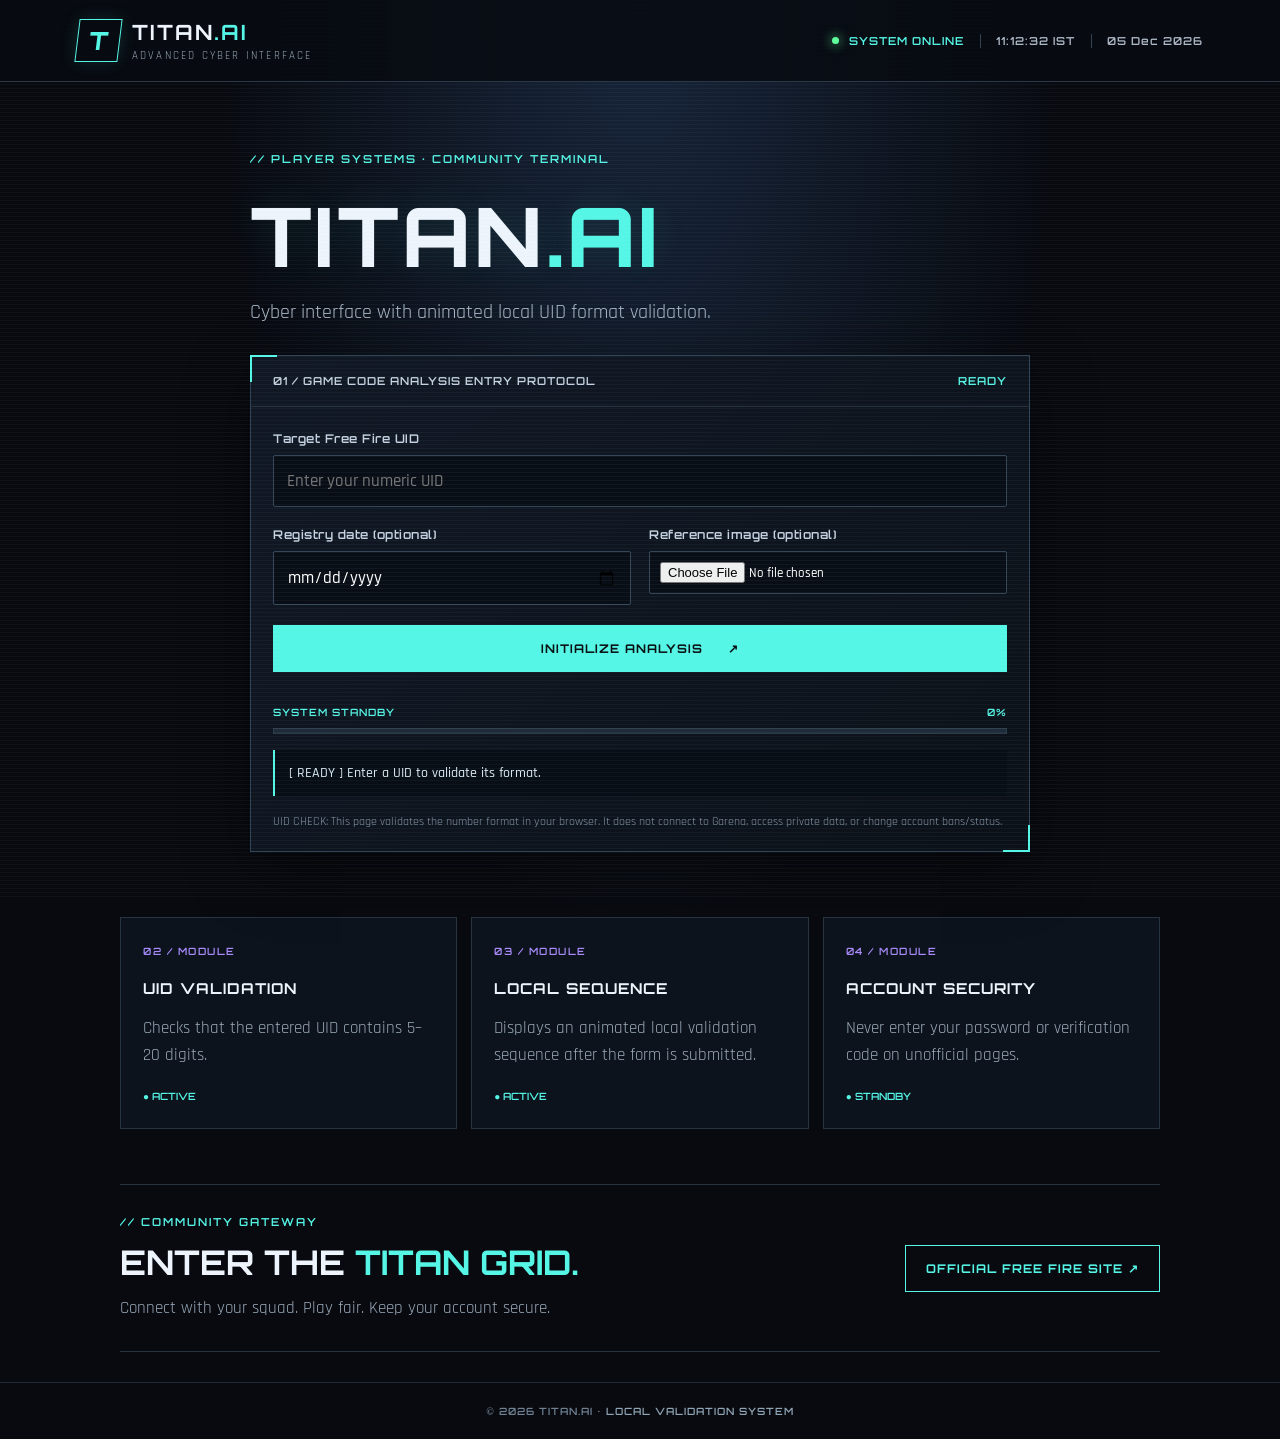
<file: index.html>
<!doctype html>
<html lang="en">
<head>
  <meta charset="utf-8"><meta name="viewport" content="width=device-width, initial-scale=1">
  <meta name="theme-color" content="#080a10"><meta name="description" content="TITAN.AI cyber gaming interface">
  <title>TITAN UNBAN SYSTEM ACTIVATED — Cyber Interface</title><style>
@import url('https://fonts.googleapis.com/css2?family=Orbitron:wght@400;500;600;700;800&family=Rajdhani:wght@400;500;600;700&display=swap');
:root{--bg:#080a10;--panel:#10151f;--line:#273442;--cyan:#56f6e6;--purple:#a78bfa;--text:#edf4fb;--muted:#9aa9b8}*{box-sizing:border-box}html{scroll-behavior:smooth}body{margin:0;background:radial-gradient(ellipse at 50% 0%,#17253a 0,transparent 46%),var(--bg);color:var(--text);font-family:'Rajdhani',sans-serif;min-height:100vh}.scanlines{position:fixed;inset:0;pointer-events:none;z-index:3;opacity:.09;background:repeating-linear-gradient(0deg,transparent 0 3px,#a9dfff 4px)}.topbar{height:82px;padding:0 clamp(18px,6vw,88px);border-bottom:1px solid #293746;display:flex;align-items:center;justify-content:space-between;background:#080b11d9;position:relative;z-index:4}.brand{display:flex;gap:12px;align-items:center;color:inherit;text-decoration:none}.logo{display:grid;place-items:center;width:43px;height:43px;border:1px solid var(--cyan);color:var(--cyan);font:800 25px Orbitron;transform:skew(-7deg);box-shadow:0 0 18px #56f6e622}.brand b{display:block;font:700 21px Orbitron;letter-spacing:2px}.brand b span,.hero h1 span,.community h2 span{color:var(--cyan)}.brand small{display:block;font-size:11px;letter-spacing:2.2px;color:var(--muted);margin-top:4px}.system{display:flex;align-items:center;gap:10px;color:var(--cyan);font:600 11px Orbitron;letter-spacing:1px}.system i{width:7px;height:7px;border-radius:50%;background:#60ff9b;box-shadow:0 0 12px #60ff9b}.system time{color:#aeb9c7;border-left:1px solid #344252;padding-left:15px;margin-left:6px}main{width:min(1040px,calc(100% - 36px));margin:auto}.hero{padding:70px 0 45px;max-width:780px;margin:auto}.kicker{font:600 11px Orbitron;letter-spacing:2px;color:var(--cyan)}h1{font:800 clamp(42px,8vw,82px) Orbitron;letter-spacing:3px;margin:18px 0 12px;text-shadow:0 0 36px #56f6e61b}.intro{font-size:20px;color:#aab7c7;margin:0 0 30px}.panel{border:1px solid #314455;background:linear-gradient(135deg,#111925f5,#0c1119f7);box-shadow:0 18px 60px #0007;position:relative}.panel:before,.panel:after{content:"";position:absolute;width:25px;height:25px;border-color:var(--cyan);border-style:solid}.panel:before{top:-1px;left:-1px;border-width:2px 0 0 2px}.panel:after{bottom:-1px;right:-1px;border-width:0 2px 2px 0}.panel-title{padding:18px 22px;border-bottom:1px solid var(--line);display:flex;justify-content:space-between;gap:12px;font:600 11px Orbitron;letter-spacing:1px;color:#c5d3e2}.status{color:var(--cyan)}form{padding:24px 22px 8px}label{display:block;font:600 12px Orbitron;letter-spacing:.5px;color:#c5d3e2;margin:0 0 9px}input{width:100%;border:1px solid #344657;background:#090e16;color:white;border-radius:2px;padding:14px 13px;font:500 17px Rajdhani;outline:none;margin-bottom:20px}input:focus{border-color:var(--cyan);box-shadow:0 0 0 2px #56f6e61b}input[type=file]{font-size:13px;padding:10px}.two{display:grid;grid-template-columns:1fr 1fr;gap:18px}.primary,.secondary{display:inline-flex;align-items:center;justify-content:center;gap:25px;text-decoration:none;cursor:pointer;font:700 12px Orbitron;letter-spacing:1px;padding:15px 20px;border:1px solid var(--cyan);background:var(--cyan);color:#071011;transition:.2s}.primary{width:100%;margin:0 0 16px}.primary:hover,.secondary:hover{box-shadow:0 0 25px #56f6e63b;transform:translateY(-1px)}.progress-wrap{padding:0 22px}.progress-label{display:flex;justify-content:space-between;color:var(--cyan);font:600 10px Orbitron;letter-spacing:1px;margin:10px 0}.track{height:6px;background:#202b39;border:1px solid #2d3c4b}.track div{width:0;height:100%;background:linear-gradient(90deg,var(--purple),var(--cyan));transition:width .35s}.result{margin:16px 22px;padding:14px;background:#080e15;border-left:2px solid var(--cyan);color:#d9e9f4;font:500 14px Rajdhani;min-height:46px}.note{font-size:12px;line-height:1.6;color:#8394a5;padding:0 22px 20px;margin:0}.grid{display:grid;grid-template-columns:repeat(3,1fr);gap:14px;margin:20px 0 55px}.tile{padding:22px;border:1px solid var(--line);background:#0d131d}.tile>span{font:600 10px Orbitron;letter-spacing:1.5px;color:var(--purple)}.tile h2{font:700 15px Orbitron;letter-spacing:1px;margin:18px 0 9px}.tile p,.community p{color:var(--muted);line-height:1.55;font-size:17px}.module-state{font:600 10px Orbitron;color:var(--cyan)}.community{border-top:1px solid var(--line);border-bottom:1px solid var(--line);padding:30px 0;margin-bottom:30px;display:flex;align-items:center;justify-content:space-between;gap:24px}.community h2{font:700 clamp(22px,4vw,34px) Orbitron;margin:12px 0}.community p{margin:0}.secondary{white-space:nowrap;background:transparent;color:var(--cyan)}footer{padding:22px 18px;text-align:center;color:#6f8192;font:600 10px Orbitron;letter-spacing:1px;border-top:1px solid #1d2a38}.foot-status{color:#8fa4b4}@media(max-width:650px){.topbar{height:72px;padding:0 16px}.brand b{font-size:17px}.brand small{font-size:8px;letter-spacing:1px}.system{font-size:9px;gap:6px}.system time{display:none}.hero{padding-top:45px}.two,.grid{grid-template-columns:1fr}.community{align-items:flex-start;flex-direction:column}.secondary{white-space:normal;width:100%}.panel-title{font-size:9px;padding:15px}.intro{font-size:18px}}

/* Full-screen sequence inspired by futuristic security-check interfaces. */
.scan-overlay{position:fixed;inset:0;z-index:20;display:flex;align-items:center;justify-content:center;gap:clamp(28px,7vw,100px);padding:28px;background:radial-gradient(ellipse at 50% 40%,#102d3c 0%,#080c15 45%,#030509 100%);opacity:0;visibility:hidden;pointer-events:none;transition:opacity .35s,visibility .35s;overflow:hidden}
.scan-overlay:before{content:"";position:absolute;inset:0;background:linear-gradient(transparent 49.7%,#59f6e612 50%,transparent 50.3%),linear-gradient(90deg,transparent 49.7%,#59f6e60b 50%,transparent 50.3%);background-size:100% 48px,48px 100%;mask-image:radial-gradient(ellipse at center,#000 5%,transparent 78%)}
.scan-overlay.active{opacity:1;visibility:visible;pointer-events:auto}
.scan-core{position:relative;width:clamp(210px,32vw,350px);aspect-ratio:1;display:grid;place-items:center;flex-shrink:0}
.orbit{position:absolute;border:1px solid #56f6e65c;border-radius:50%;box-shadow:0 0 25px #56f6e614,inset 0 0 24px #56f6e610}
.orbit-one{inset:3%;border-top-color:var(--cyan);border-right-color:#a78bfa;animation:orbit-spin 5s linear infinite}
.orbit-two{inset:13%;border-style:dashed;border-color:#a78bfa8a;animation:orbit-spin 8s linear infinite reverse}
.orbit-three{inset:25%;border-width:2px;border-bottom-color:var(--cyan);animation:orbit-pulse 1.6s ease-in-out infinite}
.core-mark{font:800 clamp(58px,9vw,100px) Orbitron;color:#eafcff;text-shadow:0 0 20px #56f6e6,0 0 60px #56f6e68c;animation:core-breathe 1.8s ease-in-out infinite}
.core-mark span{color:var(--cyan)}.core-caption{position:absolute;bottom:7%;font:600 10px Orbitron;letter-spacing:4px;color:var(--cyan)}
.scan-copy{width:min(440px,100%);position:relative;z-index:1}.scan-copy h2{font:700 clamp(22px,3.5vw,34px) Orbitron;letter-spacing:1px;line-height:1.25;margin:18px 0 10px}.scan-copy p{color:#a9bbca;font-size:17px;line-height:1.5}.scan-meter{height:5px;background:#1a2936;border:1px solid #344755;margin-top:28px}.scan-meter div{height:100%;width:0;background:linear-gradient(90deg,#a78bfa,var(--cyan));box-shadow:0 0 16px #56f6e6;transition:width .12s linear}.scan-numbers{display:flex;justify-content:space-between;margin-top:13px;font:600 11px Orbitron;letter-spacing:1.5px;color:#8da5b5}.scan-numbers b{font-size:18px;color:var(--cyan)}.scan-foot{margin-top:35px!important;font:600 9px Orbitron!important;letter-spacing:1px;color:#70899b!important}.scan-running{overflow:hidden}
@keyframes orbit-spin{to{transform:rotate(360deg)}}@keyframes orbit-pulse{0%,100%{transform:scale(.94);opacity:.6}50%{transform:scale(1.04);opacity:1}}@keyframes core-breathe{0%,100%{transform:scale(.96);opacity:.8}50%{transform:scale(1.04);opacity:1}}
@media(max-width:650px){.scan-overlay{flex-direction:column;gap:12px;padding:22px}.scan-core{width:min(54vw,230px)}.scan-copy{text-align:center}.scan-copy h2{font-size:22px}.scan-copy p{font-size:15px}.scan-meter{margin-top:20px}.scan-foot{margin-top:24px!important;font-size:8px!important}}
@media(prefers-reduced-motion:reduce){.orbit,.core-mark{animation:none!important}.scan-overlay{transition:none}}

/* Mobile-safe animation overlay: keep the status and progress visible on short screens. */
.scan-overlay{min-height:100dvh;max-height:100dvh;overflow-y:auto;-webkit-overflow-scrolling:touch;will-change:opacity;z-index:9999}
.scan-core,.orbit,.core-mark{will-change:transform}
.scan-overlay.active{display:flex}
@media(max-width:650px){.scan-overlay{padding:18px 16px;gap:10px}.scan-core{flex:0 0 auto;width:min(48vw,190px);max-width:190px}.scan-copy{flex:0 0 auto;width:100%;max-width:440px}.scan-copy h2{font-size:clamp(20px,5.5vw,25px)}.scan-copy p{font-size:14px}.scan-foot{margin-top:16px!important;line-height:1.5}.scan-meter{margin-top:14px}}



/* Post-animation live dashboard inspired by the supplied reference video. */
.dashboard{width:min(1040px,calc(100% - 24px));margin:22px auto 50px;display:grid;gap:14px}.dash-head{display:flex;align-items:center;justify-content:space-between;gap:12px;border:1px solid #123c43;background:#061317;padding:16px 18px}.dash-brand{font:700 18px Orbitron;letter-spacing:3px;color:#e5ffff}.dash-brand span{color:#48f4e2}.dash-online{font:600 10px Orbitron;color:#4cffac;letter-spacing:1px}.dash-grid{display:grid;grid-template-columns:1fr 1fr;gap:14px}.dash-card{border:1px solid #143a40;background:#03090b;min-width:0;box-shadow:0 0 18px #00d9c50b}.dash-title{display:flex;justify-content:space-between;gap:10px;padding:12px 14px;border-bottom:1px solid #14363a;font:600 10px Orbitron;letter-spacing:1px;color:#d4ffff}.dash-title em{font-style:normal;color:#44f4d7}.dash-body{padding:13px 14px;font:500 12px/1.75 monospace;color:#25d9c9;min-height:125px;overflow-wrap:anywhere}.dash-body .amber{color:#f6bd55}.dash-body .red{color:#ff616e}.dash-body .green{color:#5dffa9}.name-chip{font:700 clamp(18px,4vw,26px) Orbitron;letter-spacing:2px;color:#53f5e5;text-shadow:0 0 15px #35f8df5c;overflow-wrap:anywhere}.dash-timer{border:1px solid #6d1824;background:#090507;box-shadow:inset 0 0 20px #ff15301a,0 0 20px #ff17301a;padding:18px;text-align:center}.dash-timer small{display:block;color:#55f5e5;font:700 10px Orbitron;letter-spacing:3px;margin-bottom:12px}.dash-timer strong{display:block;color:#ff4658;font:800 clamp(24px,6vw,42px) Orbitron;letter-spacing:2px;text-shadow:0 0 15px #ff203a8c}.dash-caption{text-align:center;color:#7d9b9d;font:500 10px Orbitron;letter-spacing:1px;margin-top:12px}.dashboard[hidden]{display:none!important}@media(max-width:650px){.dash-grid{grid-template-columns:1fr}.dash-head{padding:13px}.dash-brand{font-size:15px}.dash-body{min-height:105px;font-size:11px}.dash-timer{padding:15px}}

#live-dashboard #countdown-section{display:block!important;margin:0;width:100%;padding-bottom:14px}#live-dashboard #countdown-section[hidden]{display:none!important}#live-dashboard .countdown-head{padding:14px;display:grid;gap:12px}#live-dashboard .countdown-head h2{font:700 17px Orbitron;color:#50f3df}#live-dashboard .timer{display:flex;justify-content:space-around;gap:8px}#live-dashboard .timer div{text-align:center}#live-dashboard .timer b{display:block;font:700 22px Orbitron;color:#ff5368}#live-dashboard .timer small{font:600 9px Orbitron;color:#8da5b5}#live-dashboard .countdown-track{margin:0 14px 10px}
[hidden]{display:none!important}
</style>
</head>
<body>
  <div class="scanlines"></div>
  <div class="scan-overlay" id="scan-overlay" aria-hidden="true" role="status" aria-live="polite">
    <div class="scan-core"><div class="orbit orbit-one"></div><div class="orbit orbit-two"></div><div class="orbit orbit-three"></div><div class="core-mark">T<span>.</span></div><div class="core-caption">TITAN SYSTEM</div></div>
    <div class="scan-copy"><div class="kicker">// SECURE LOCAL SEQUENCE</div><h2 id="scan-title">CHECKING YOUR ID</h2><p id="scan-status">Preparing local validation sequence…</p><div class="scan-meter"><div id="scan-progress"></div></div><div class="scan-numbers"><span>PROCESS STATUS</span><b id="scan-pct">0%</b></div><p class="scan-foot">LOCAL UID FORMAT CHECK · NO GAME SERVER CONNECTION</p></div>
  </div><header class="topbar"><a class="brand" href="#top"><span class="logo">T</span><span><b>TITAN<span>.AI</span></b><small>ADVANCED CYBER INTERFACE</small></span></a><div class="system"><i></i><span>SYSTEM ONLINE</span><time id="clock">--:--:-- IST</time><time id="live-date">-- --- ----</time></div></header>
  <main id="top">
    <section class="hero"><div class="kicker">// PLAYER SYSTEMS · COMMUNITY TERMINAL</div><h1>TITAN<span>.AI</span></h1><p class="intro">Cyber interface with animated local UID format validation.</p>
      <div class="panel"><div class="panel-title"><span>01 / GAME CODE ANALYSIS ENTRY PROTOCOL</span><span class="status">READY</span></div>
        <form id="analysis-form"><label for="uid">Target Free Fire UID</label><input id="uid" name="uid" inputmode="numeric" autocomplete="off" placeholder="Enter your numeric UID" minlength="5" maxlength="20" pattern="[0-9]{5,20}" required>
          <div class="two"><div><label for="registry">Registry date (optional)</label><input id="registry" type="date"></div><div><label for="proof">Reference image (optional)</label><input id="proof" type="file" accept="image/*"></div></div>
          <button class="primary" type="submit">INITIALIZE ANALYSIS <span>↗</span></button>
        </form><div class="progress-wrap"><div class="progress-label"><span id="progress-text">SYSTEM STANDBY</span><span id="progress-pct">0%</span></div><div class="track"><div id="progress"></div></div></div><p id="result" class="result" role="status" aria-live="polite">[ READY ] Enter a UID to validate its format.</p>
        <p class="note">UID CHECK: This page validates the number format in your browser. It does not connect to Garena, access private data, or change account bans/status.</p>
      </div>
    </section>
    <section class="countdown panel" id="countdown-section" hidden><div class="panel-title"><span>LIVE SYSTEM WINDOW</span><span class="status">30 DAY TIMER</span></div><div class="countdown-head"><div><div class="kicker">// LIVE DATE & COUNTDOWN</div><h2 id="countdown-title">30 DAYS REMAINING</h2><p class="note">The 30-day countdown begins after analysis completes.</p></div><div class="timer" aria-live="polite"><div><b id="days">30</b><small>DAYS</small></div><div><b id="hours">00</b><small>HOURS</small></div><div><b id="minutes">00</b><small>MIN</small></div><div><b id="seconds">00</b><small>SEC</small></div></div></div><div class="track countdown-track"><div id="countdown-progress"></div></div></section>
    <section class="grid"><article class="tile"><span>02 / MODULE</span><h2>UID VALIDATION</h2><p>Checks that the entered UID contains 5–20 digits.</p><b class="module-state">● ACTIVE</b></article><article class="tile"><span>03 / MODULE</span><h2>LOCAL SEQUENCE</h2><p>Displays an animated local validation sequence after the form is submitted.</p><b class="module-state">● ACTIVE</b></article><article class="tile"><span>04 / MODULE</span><h2>ACCOUNT SECURITY</h2><p>Never enter your password or verification code on unofficial pages.</p><b class="module-state">● STANDBY</b></article></section>
    <section class="community"><div><div class="kicker">// COMMUNITY GATEWAY</div><h2>ENTER THE <span>TITAN GRID.</span></h2><p>Connect with your squad. Play fair. Keep your account secure.</p></div><a class="secondary" href="https://ff.garena.com/" target="_blank" rel="noopener noreferrer">OFFICIAL FREE FIRE SITE ↗</a></section>
    <section class="dashboard" id="live-dashboard" hidden>
      <div class="dash-head"><div class="dash-brand">TITAN <span>AI</span></div><div class="dash-online">● SYSTEM ONLINE</div></div>
      <div style="text-align:center;padding:18px 12px 22px;border:1px solid #143a40;background:linear-gradient(180deg,#061317,#03090b)"><div class="dash-caption" style="color:#50f3df;letter-spacing:3px">ADVANCED CYBER ANALYSIS INTERFACE · VISUAL DEMO</div><h2 style="font:800 clamp(22px,5vw,38px) Orbitron;letter-spacing:2px;margin:16px 0 8px;color:#eaffff;text-shadow:0 0 18px #48f4e24c">TITAN UNBAN SYSTEM <span style="color:#48f4e2">ACTIVATED</span></h2><p style="font:500 13px/1.6 monospace;color:#88a7a8;margin:0">Local interface animation and simulated terminal output. No real account status is accessed.</p></div>
      <div class="dash-card"><div class="dash-title"><span>PLAYER IDENTITY / LOCAL DISPLAY</span><em>LIVE</em></div><div class="dash-body"><div class="amber">&gt; SYSTEM MESSAGE</div><div class="name-chip" id="player-name" style="font-size:clamp(17px,3.5vw,25px)">TITAN UNBAN SYSTEM ACTIVATED</div><div class="green">&gt; LOCAL DEMO SESSION INITIALIZED</div><div>&gt; DEVICE CLOCK: <span id="dash-clock">--:--:--</span></div></div></div>
      <div class="dash-grid">
        <div class="dash-card"><div class="dash-title"><span>LIVE CODE STREAM</span><em>VISUAL SIMULATION</em></div><div class="dash-body" id="live-log"><div class="green">[ OK ] Local interface ready.</div><div>[ INFO ] Display name loaded.</div><div class="amber">[ NOTE ] No game-server connection.</div></div></div>
        <div class="dash-card"><div class="dash-title"><span>LOCAL SESSION STATUS</span><em>LOCAL</em></div><div class="dash-body"><div class="green">[ COMPLETE ] Local UID format check finished.</div><div>[ ACTIVE ] 30-day reminder started after animation.</div><div class="amber">[ NOTICE ] Account unban is not verified or guaranteed.</div></div><div class="dash-timer"><small>30-DAY REMINDER · TIME LEFT</small><strong id="dash-count">30D 00H 00M 00S</strong></div></div>
      </div><div class="dash-caption">TITAN UNBAN SYSTEM ACTIVATED · LOCAL VISUAL DEMO ONLY — NO GAME-SERVER CONNECTION</div>
    </section>
  </main><footer>© <span id="year"></span> TITAN.AI <span class="foot-status">• LOCAL VALIDATION SYSTEM</span></footer><script>
document.addEventListener('DOMContentLoaded', () => {
  const $ = (id) => document.getElementById(id);
  const form = $('analysis-form');
  const uid = $('uid');
  const progress = $('progress');
  const pct = $('progress-pct');
  const ptext = $('progress-text');
  const result = $('result');
  const overlay = $('scan-overlay');
  const scanPct = $('scan-pct');
  const scanTitle = $('scan-title');
  const scanStatus = $('scan-status');
  const countdownSection = $('countdown-section');
  const dashboard = $('live-dashboard');
  const hero = document.querySelector('.hero');
  const grid = document.querySelector('.grid');
  const community = document.querySelector('.community');
  const dashLogs = $('live-log');
  const logLines = [
    '[ OK ] TITAN interface modules initialized.', '[ INFO ] Displaying TITAN UNBAN SYSTEM ACTIVATED.',
    '[ OK ] Local timer heartbeat active.', '[ NOTE ] No game-server connection.',
    '[ SIM ] Rendering animated terminal output.', '[ OK ] Responsive layout active.'
  ];
  let logIndex = 0;
  setInterval(() => {
    if ($('dash-clock')) $('dash-clock').textContent = new Intl.DateTimeFormat('en-IN',{timeZone:'Asia/Kolkata',hour:'2-digit',minute:'2-digit',second:'2-digit',hour12:false}).format(new Date());
    if (dashboard && !dashboard.hidden && dashLogs) {
      const line = document.createElement('div'); line.textContent = logLines[logIndex++ % logLines.length];
      if (logIndex % 3 === 0) line.className = 'amber';
      dashLogs.appendChild(line); while (dashLogs.children.length > 6) dashLogs.removeChild(dashLogs.firstChild);
    }
  }, 1600);
  const DURATION = 30 * 24 * 60 * 60 * 1000;
  // v2 deliberately ignores the old timer that started too early.
  const STORE_KEY = 'titan_ai_countdown_start_v3';
  // Clear timestamps written by earlier broken versions so they cannot start the timer early.
  try { localStorage.removeItem('titan_ai_countdown_start_v1'); localStorage.removeItem('titan_ai_countdown_start_v2'); } catch (_) {}
  let running = false;

  function updateClock() {
    const now = new Date();
    if ($('clock')) $('clock').textContent = new Intl.DateTimeFormat('en-IN', {timeZone:'Asia/Kolkata', hour:'2-digit', minute:'2-digit', second:'2-digit', hour12:false}).format(now) + ' IST';
    if ($('live-date')) $('live-date').textContent = new Intl.DateTimeFormat('en-IN', {timeZone:'Asia/Kolkata', day:'2-digit', month:'short', year:'numeric'}).format(now);
    if ($('year')) $('year').textContent = now.getFullYear();
  }
  if (countdownSection) countdownSection.hidden = true;
  updateClock(); setInterval(updateClock, 1000);

  function showCountdown() {
    let start = 0;
    try { start = Number(localStorage.getItem(STORE_KEY)); } catch (_) {}
    if (!start || !Number.isFinite(start) || !countdownSection) { if (countdownSection) countdownSection.hidden = true; return; }
    countdownSection.hidden = false;
    const left = Math.max(0, start + DURATION - Date.now());
    $('days').textContent = String(Math.floor(left / 86400000)).padStart(2,'0');
    $('hours').textContent = String(Math.floor(left % 86400000 / 3600000)).padStart(2,'0');
    $('minutes').textContent = String(Math.floor(left % 3600000 / 60000)).padStart(2,'0');
    $('seconds').textContent = String(Math.floor(left % 60000 / 1000)).padStart(2,'0');
    if ($('dash-count')) $('dash-count').textContent = `${String(Math.floor(left / 86400000)).padStart(2,'0')}D ${String(Math.floor(left % 86400000 / 3600000)).padStart(2,'0')}H ${String(Math.floor(left % 3600000 / 60000)).padStart(2,'0')}M ${String(Math.floor(left % 60000 / 1000)).padStart(2,'0')}S`;
    $('countdown-title').textContent = left ? '30-DAY SESSION WINDOW' : 'SESSION WINDOW ENDED';
    $('countdown-progress').style.width = `${Math.max(0, Math.min(100, left / DURATION * 100))}%`;
  }
  // Do not reveal or tick a countdown until this version has stored a start time
  // after the animation completes. Old-version timestamps are intentionally ignored.
  setInterval(showCountdown, 1000);

  const steps = [
    {at: 5, title:'INITIALIZING INTERFACE', status:'Preparing local validation sequence…'},
    {at: 20, title:'CHECKING YOUR ID', status:'Checking your ID format locally in this browser…'},
    {at: 42, title:'VERIFYING FORM FIELDS', status:'Confirming required fields are complete…'},
    {at: 64, title:'RUNNING LOCAL CHECK', status:'This page does not connect to Free Fire game servers…'},
    {at: 82, title:'30-DAY COUNTDOWN', status:'After 30 days, check your account status with official Free Fire support. An unban is not guaranteed.'},
    {at: 100, title:'LOCAL CHECK COMPLETE', status:'UID format check completed successfully.'}
  ];

  function runAnimation() {
    running = true;
    overlay.classList.add('active');
    overlay.setAttribute('aria-hidden', 'false');
    document.body.classList.add('scan-running');
    let index = 0;
    const started = performance.now();
    const total = 5200;
    scanTitle.textContent = 'INITIALIZING INTERFACE';
    scanStatus.textContent = 'Preparing local validation sequence…';
    scanPct.textContent = '0%';
    $('scan-progress').style.width = '0%';
    const tick = (now) => {
      const amount = Math.min(100, Math.floor((now - started) / total * 100));
      while (index < steps.length && amount >= steps[index].at) {
        scanTitle.textContent = steps[index].title;
        scanStatus.textContent = steps[index].status;
        index++;
      }
      scanPct.textContent = amount + '%';
      $('scan-progress').style.width = amount + '%';
      progress.style.width = amount + '%';
      pct.textContent = amount + '%';
      ptext.textContent = amount === 100 ? 'COMPLETE' : 'PROCESSING';
      if (amount < 100) requestAnimationFrame(tick);
      else setTimeout(() => {
        overlay.classList.remove('active');
        overlay.setAttribute('aria-hidden', 'true');
        document.body.classList.remove('scan-running');
        running = false;
        result.textContent = '[ COMPLETE ] ID format checked locally. The 30-day timer is only a reminder; it cannot unban an account or guarantee an unban.';
        try { localStorage.setItem(STORE_KEY, String(Date.now())); } catch (_) {}
        showCountdown();
        if (dashboard) { dashboard.hidden = false; if (countdownSection) dashboard.insertBefore(countdownSection, dashboard.firstChild.nextSibling); }
        if (hero) hero.hidden = true;
        if (grid) grid.hidden = true;
        if (community) community.hidden = true;
        if (dashboard) dashboard.scrollIntoView({behavior:'smooth', block:'start'});
      }, 700);
    };
    requestAnimationFrame(tick);
  }

  form.addEventListener('submit', (event) => {
    event.preventDefault();
    if (running) return;
    const value = uid.value.trim();
    if (!/^\d{5,20}$/.test(value)) {
      result.textContent = '[ ERROR ] Enter a UID containing 5–20 digits.';
      uid.focus(); return;
    }
    result.textContent = '[ RUNNING ] Local UID format check in progress…';
    runAnimation();
  });

  $('proof').addEventListener('change', () => {
    const file = $('proof').files && $('proof').files[0];
    if (file) result.textContent = '[ FILE SELECTED ] Reference image stays on this device and is not uploaded.';
  });
});

</script>
</body></html>
</file>
